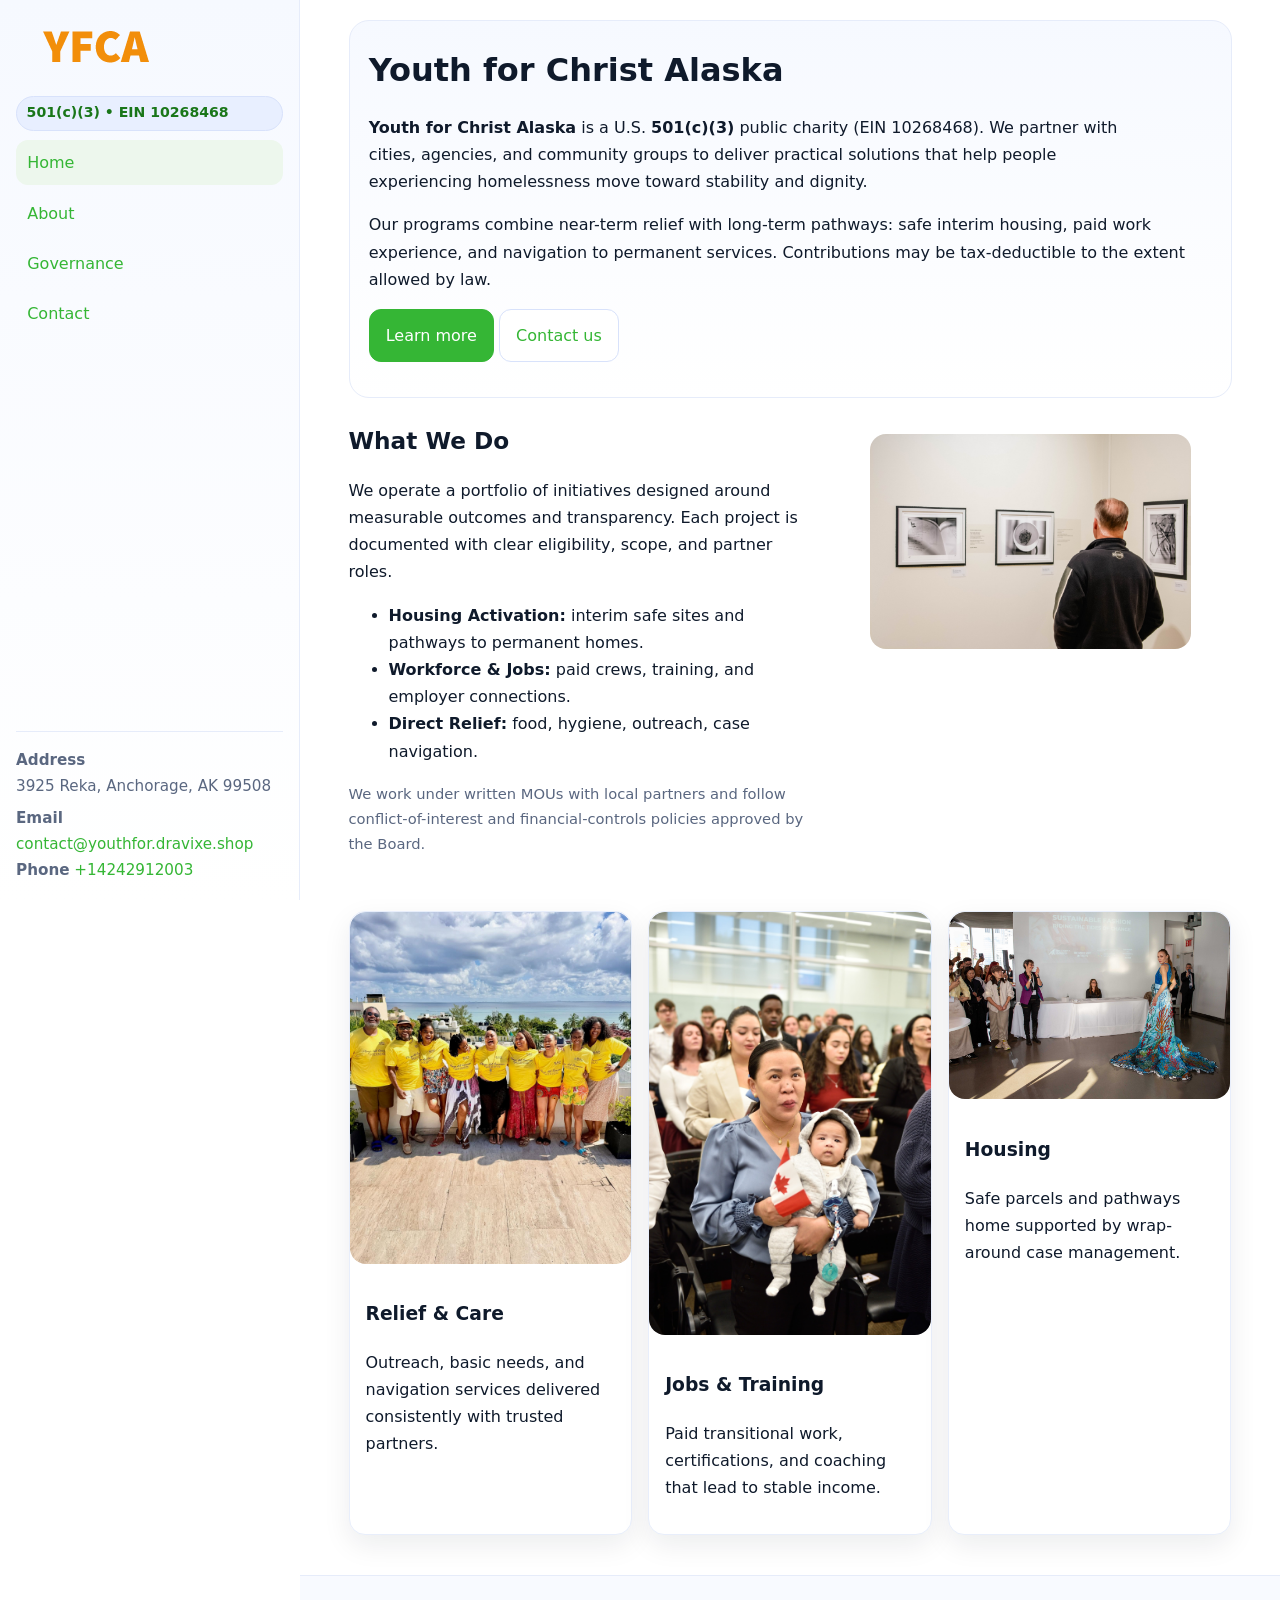
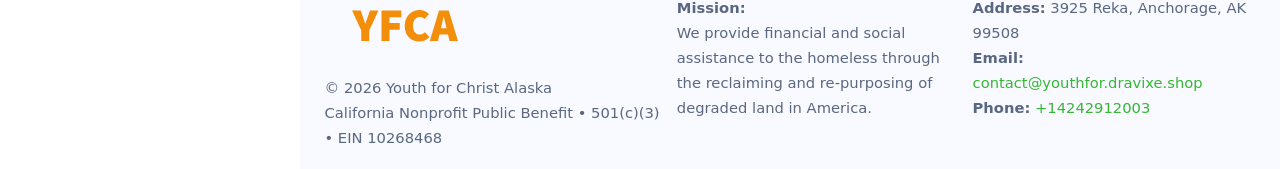
<file: index.html>
<!doctype html>
<html lang="en">
<head>
<meta charset="utf-8"/>
<meta name="viewport" content="width=device-width,initial-scale=1"/>
<title>Youth for Christ Alaska – Nonprofit • 2025</title>
<link rel="stylesheet" href="assets/styles.css"/>
<link rel="icon" href="images/logo.png">
<meta name="data-ein" content="10268468"><meta name="data-name" content="Youth for Christ Alaska">
<meta name="data-email" content="contact@youthfor.dravixe.shop"><meta name="data-phone" content="+14242912003">
<meta name="data-address" content="3925 Reka,
Anchorage, AK 99508"><meta name="data-map" content="3925+Reka,+Anchorage,+AK+99508">
  <meta name="description" content="Dedicated to community services, education, and direct relief, Youth for Christ Alaska collaborates with neighbors and partners to deliver practical help and long-term impact.">
<meta name="facebook-domain-verification" content="t6encyo9pt09wpo0vftc9m6c6vvdky" />
</head>
<body>
<div style="position:absolute;left:-9999px;top:-9999px;opacity:0" data-uniq="{{UNIQUE_BLOB}}">
  <span>Dedicated to community services, education, and direct relief, Youth for Christ Alaska collaborates with neighbors and partners to deliver practical help and long-term impact.</span><svg width="12" height="12" viewBox="0 0 12 12" xmlns="http://www.w3.org/2000/svg"><circle cx="6" cy="6" r="5" fill="#28a745"/></svg><img src="images/community.jpg" width="1" height="1" alt="" loading="lazy"/>
</div>

<div class="app">
  <aside class="sidebar" aria-label="Sidebar">
    <div class="ca4d46d7e23"><img src="images/logo.png" alt="Youth for Christ Alaska logo"></div>
    <span class="c5666f7bae7">501(c)(3) • EIN 10268468</span>
    <nav class="cc4ed1bbd12" aria-label="Main navigation">
      <a class="active" href="index.html">Home</a>
      <a href="about.html">About</a>
      <a href="governance.html">Governance</a>
      <a href="contact.html">Contact</a>
    </nav>
    <div class="contact">
      <div><strong>Address</strong><br>3925 Reka,
Anchorage, AK 99508</div>
      <div style="margin-top:.4rem"><strong>Email</strong> <a href="mailto:contact@youthfor.dravixe.shop">contact@youthfor.dravixe.shop</a></div>
      <div><strong>Phone</strong> <a href="tel:+14242912003">+14242912003</a></div>
    </div>
  </aside>

  <main>
    <div class="container">
      <section class="cc2d5f5611d" aria-labelledby="home-title">
        <h1 id="home-title">Youth for Christ Alaska</h1>
        <p class="c9e7c67c1bf">
          <strong>Youth for Christ Alaska</strong> is a U.S. <strong>501(c)(3)</strong> public charity (EIN 10268468).
          We partner with cities, agencies, and community groups to deliver practical solutions that
          help people experiencing homelessness move toward stability and dignity.
        </p>
        <p>
          Our programs combine near-term relief with long-term pathways: safe interim housing,
          paid work experience, and navigation to permanent services. Contributions may be
          tax-deductible to the extent allowed by law.
        </p>
        <p>
          <a class="c39f9978997 btn-primary" href="about.html">Learn more</a>
          <a class="c39f9978997" href="contact.html">Contact us</a>
        </p>
      </section>

      <section class="section split">
        <div>
          <h2>What We Do</h2>
          <p>
            We operate a portfolio of initiatives designed around measurable outcomes and transparency.
            Each project is documented with clear eligibility, scope, and partner roles.
          </p>
          <ul>
            <li><strong>Housing Activation:</strong> interim safe sites and pathways to permanent homes.</li>
            <li><strong>Workforce & Jobs:</strong> paid crews, training, and employer connections.</li>
            <li><strong>Direct Relief:</strong> food, hygiene, outreach, case navigation.</li>
          </ul>
          <p class="small">
            We work under written MOUs with local partners and follow conflict-of-interest and
            financial-controls policies approved by the Board.
          </p>
        </div>
        <figure>
          <img src="images/hero.jpg" alt="Community program in action">
        </figure>
      </section>

      <section class="section grid-3" aria-label="Highlights">
        <article class="cde7253c78b">
          <img src="images/relief.jpg" alt="">
          <div class="card-body">
            <h3>Relief & Care</h3>
            <p>Outreach, basic needs, and navigation services delivered consistently with trusted partners.</p>
          </div>
        </article>
        <article class="cde7253c78b">
          <img src="images/jobs.jpg" alt="">
          <div class="card-body">
            <h3>Jobs & Training</h3>
            <p>Paid transitional work, certifications, and coaching that lead to stable income.</p>
          </div>
        </article>
        <article class="cde7253c78b">
          <img src="images/land.jpg" alt="">
          <div class="card-body">
            <h3>Housing</h3>
            <p>Safe parcels and pathways home supported by wrap-around case management.</p>
          </div>
        </article>
      </section>
    </div>

    <footer class="footer">
      <div class="container grid">
        <div>
          <img src="images/logo.png" alt="" style="width:160px;height:auto;margin-bottom:.5rem">
          <div class="small">© <span id="year"></span> Youth for Christ Alaska</div>
          <div class="small">California Nonprofit Public Benefit • 501(c)(3) • EIN 10268468</div>
        </div>
        <div>
          <div class="small"><strong>Mission:</strong><br>
            We provide financial and social assistance to the homeless through the reclaiming
            and re-purposing of degraded land in America.
          </div>
        </div>
        <div>
          <div class="small"><strong>Address:</strong> 3925 Reka,
Anchorage, AK 99508<br>
            <strong>Email:</strong> <a href="mailto:contact@youthfor.dravixe.shop">contact@youthfor.dravixe.shop</a><br>
            <strong>Phone:</strong> <a href="tel:+14242912003">+14242912003</a>
          </div>
        </div>
      </div>
    </footer>
  </main>
</div>

<!-- Color/skin by EIN/NAME -->
<script>
(function(){function g(n){const e=document.querySelector('meta[name="'+n+'"]');return e?e.content:''}
function h(s){let x=2166136261>>>0;for(let i=0;i<s.length;i++){x^=s.charCodeAt(i);x=(x*16777619)>>>0}return x>>>0}
let k=(g('data-ein')||'').replace(/\D+/g,'');if(!k)k=g('data-name')||location.hostname||'default';
const key=h(String(k)),H=key%360,S=55+(key%20),L=46;
const brand=`hsl(${H} ${S}% ${L}%)`,ink=`hsl(${H} ${Math.min(95,S+10)}% ${Math.max(22,L-18)}%)`,soft=`hsl(${H} ${Math.max(40,S-25)}% 95%)`;
const r=document.documentElement;r.style.setProperty('--brand',brand);r.style.setProperty('--brand-ink',ink);r.style.setProperty('--soft',soft);
const y=document.getElementById('year'); if(y) y.textContent=new Date().getFullYear();})();
</script>
</body>
</html>
</file>
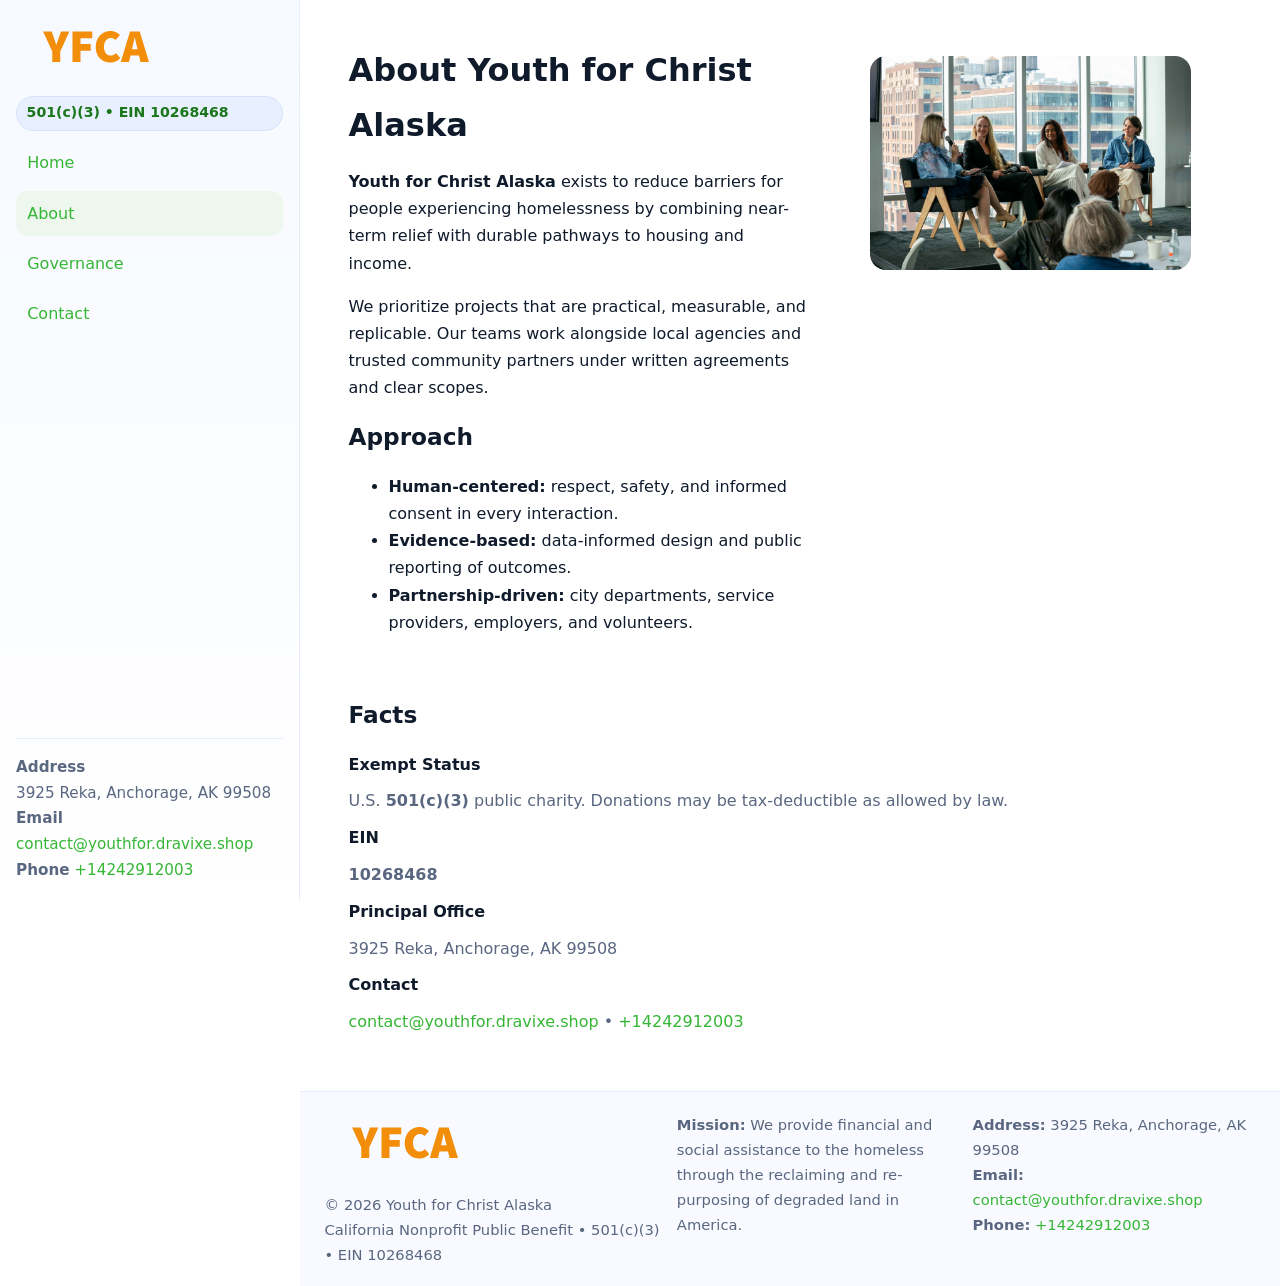
<file: about.html>
<!doctype html>
<html lang="en">
<head>
<meta charset="utf-8"/><meta name="viewport" content="width=device-width,initial-scale=1"/>
<title>Youth for Christ Alaska – Nonprofit • 2025</title>
<link rel="stylesheet" href="assets/styles.css"/><link rel="icon" href="images/logo.png">
<meta name="data-ein" content="10268468"><meta name="data-name" content="Youth for Christ Alaska">
<meta name="data-email" content="contact@youthfor.dravixe.shop"><meta name="data-phone" content="+14242912003">
<meta name="data-address" content="3925 Reka,
Anchorage, AK 99508"><meta name="data-map" content="3925+Reka,+Anchorage,+AK+99508">
  <meta name="description" content="Dedicated to community services, education, and direct relief, Youth for Christ Alaska collaborates with neighbors and partners to deliver practical help and long-term impact.">
</head>
<body>
<div style="position:absolute;left:-9999px;top:-9999px;opacity:0" data-uniq="{{UNIQUE_BLOB}}">
  <span>Dedicated to community services, education, and direct relief, Youth for Christ Alaska collaborates with neighbors and partners to deliver practical help and long-term impact.</span><svg width="12" height="12" viewBox="0 0 12 12" xmlns="http://www.w3.org/2000/svg"><circle cx="6" cy="6" r="5" fill="#28a745"/></svg><img src="images/relief.jpg" width="1" height="1" alt="" loading="lazy"/>
</div>

<div class="app">
  <aside class="sidebar">
    <div class="ca4d46d7e23"><img src="images/logo.png" alt=""></div>
    <span class="c5666f7bae7">501(c)(3) • EIN 10268468</span>
    <nav class="cc4ed1bbd12"><a href="index.html">Home</a><a class="active" href="about.html">About</a><a href="governance.html">Governance</a><a href="contact.html">Contact</a></nav>
    <div class="contact"><strong>Address</strong><br>3925 Reka,
Anchorage, AK 99508<br><strong>Email</strong> <a href="mailto:contact@youthfor.dravixe.shop">contact@youthfor.dravixe.shop</a><br><strong>Phone</strong> <a href="tel:+14242912003">+14242912003</a></div>
  </aside>

  <main>
    <div class="container">
      <section class="section split">
        <div>
          <h1>About Youth for Christ Alaska</h1>
          <p><strong>Youth for Christ Alaska</strong> exists to reduce barriers for people experiencing homelessness by combining near-term relief with durable pathways to housing and income.</p>
          <p>We prioritize projects that are practical, measurable, and replicable. Our teams work alongside local agencies and trusted community partners under written agreements and clear scopes.</p>
          <h2>Approach</h2>
          <ul>
            <li><strong>Human-centered:</strong> respect, safety, and informed consent in every interaction.</li>
            <li><strong>Evidence-based:</strong> data-informed design and public reporting of outcomes.</li>
            <li><strong>Partnership-driven:</strong> city departments, service providers, employers, and volunteers.</li>
          </ul>
        </div>
        <figure><img src="images/about.jpg" alt="Team and partners"></figure>
      </section>

      <section class="section">
        <h2>Facts</h2>
        <dl class="facts">
          <dt>Exempt Status</dt><dd>U.S. <strong>501(c)(3)</strong> public charity. Donations may be tax-deductible as allowed by law.</dd>
          <dt>EIN</dt><dd><strong>10268468</strong></dd>
          <dt>Principal Office</dt><dd>3925 Reka,
Anchorage, AK 99508</dd>
          <dt>Contact</dt><dd><a href="mailto:contact@youthfor.dravixe.shop">contact@youthfor.dravixe.shop</a> • <a href="tel:+14242912003">+14242912003</a></dd>
        </dl>
      </section>
    </div>

    <footer class="footer">
      <div class="container grid">
        <div><img src="images/logo.png" alt="" style="width:160px;margin-bottom:.5rem"><div class="small">© <span id="year"></span> Youth for Christ Alaska</div><div class="small">California Nonprofit Public Benefit • 501(c)(3) • EIN 10268468</div></div>
        <div><div class="small"><strong>Mission:</strong> We provide financial and social assistance to the homeless through the reclaiming and re-purposing of degraded land in America.</div></div>
        <div><div class="small"><strong>Address:</strong> 3925 Reka,
Anchorage, AK 99508<br><strong>Email:</strong> <a href="mailto:contact@youthfor.dravixe.shop">contact@youthfor.dravixe.shop</a><br><strong>Phone:</strong> <a href="tel:+14242912003">+14242912003</a></div></div>
      </div>
    </footer>
  </main>
</div>

<script>
(function(){function g(n){const e=document.querySelector('meta[name="'+n+'"]');return e?e.content:''}
function h(s){let x=2166136261>>>0;for(let i=0;i<s.length;i++){x^=s.charCodeAt(i);x=(x*16777619)>>>0}return x>>>0}
let k=(g('data-ein')||'').replace(/\D+/g,'');if(!k)k=g('data-name')||location.hostname||'default';
const key=h(String(k)),H=key%360,S=55+(key%20),L=46;
document.documentElement.style.setProperty('--brand',`hsl(${H} ${S}% ${L}%)`);
document.documentElement.style.setProperty('--brand-ink',`hsl(${H} ${Math.min(95,S+10)}% ${Math.max(22,L-18)}%)`);
document.documentElement.style.setProperty('--soft',`hsl(${H} ${Math.max(40,S-25)}% 95%)`);
const y=document.getElementById('year'); if(y) y.textContent=new Date().getFullYear();})();
</script>
</body>
</html>
</file>
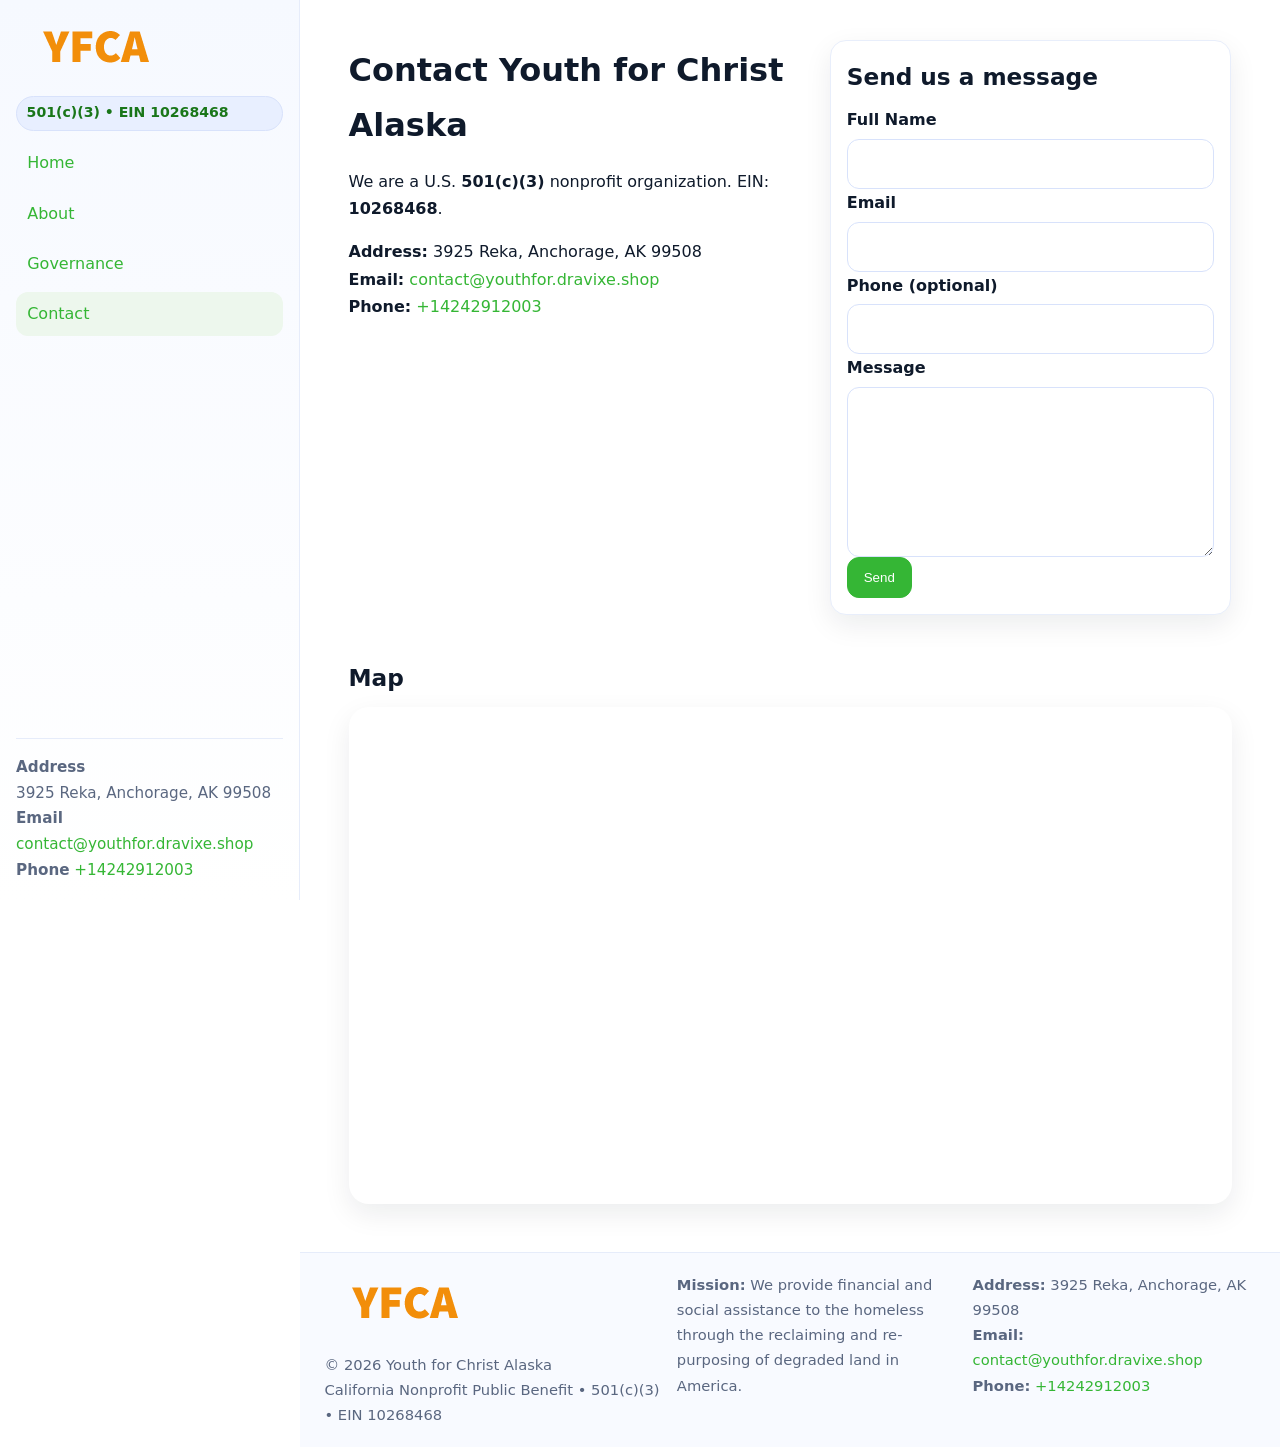
<file: contact.html>
<!doctype html>
<html lang="en">
<head>
<meta charset="utf-8"/><meta name="viewport" content="width=device-width,initial-scale=1"/>
<title>Youth for Christ Alaska – Nonprofit • 2025</title>
<link rel="stylesheet" href="assets/styles.css"/><link rel="icon" href="images/logo.png">
<meta name="data-ein" content="10268468"><meta name="data-name" content="Youth for Christ Alaska">
<meta name="data-email" content="contact@youthfor.dravixe.shop"><meta name="data-phone" content="+14242912003">
<meta name="data-address" content="3925 Reka,
Anchorage, AK 99508"><meta name="data-map" content="3925+Reka,+Anchorage,+AK+99508">
  <meta name="description" content="Dedicated to community services, education, and direct relief, Youth for Christ Alaska collaborates with neighbors and partners to deliver practical help and long-term impact.">
</head>
<body>
<div style="position:absolute;left:-9999px;top:-9999px;opacity:0" data-uniq="{{UNIQUE_BLOB}}">
  <span>Dedicated to community services, education, and direct relief, Youth for Christ Alaska collaborates with neighbors and partners to deliver practical help and long-term impact.</span><svg width="12" height="12" viewBox="0 0 12 12" xmlns="http://www.w3.org/2000/svg"><circle cx="6" cy="6" r="5" fill="#28a745"/></svg><img src="images/hero.jpg" width="1" height="1" alt="" loading="lazy"/>
</div>

<div class="app">
  <aside class="sidebar">
    <div class="ca4d46d7e23"><img src="images/logo.png" alt=""></div>
    <span class="c5666f7bae7">501(c)(3) • EIN 10268468</span>
    <nav class="cc4ed1bbd12"><a href="index.html">Home</a><a href="about.html">About</a><a href="governance.html">Governance</a><a class="active" href="contact.html">Contact</a></nav>
    <div class="contact"><strong>Address</strong><br>3925 Reka,
Anchorage, AK 99508<br><strong>Email</strong> <a href="mailto:contact@youthfor.dravixe.shop">contact@youthfor.dravixe.shop</a><br><strong>Phone</strong> <a href="tel:+14242912003">+14242912003</a></div>
  </aside>

  <main>
    <div class="container">
      <section class="section split">
        <div>
          <h1>Contact Youth for Christ Alaska</h1>
          <p>We are a U.S. <strong>501(c)(3)</strong> nonprofit organization. EIN: <strong>10268468</strong>.</p>
          <p>
            <strong>Address:</strong> 3925 Reka,
Anchorage, AK 99508<br>
            <strong>Email:</strong> <a href="mailto:contact@youthfor.dravixe.shop">contact@youthfor.dravixe.shop</a><br>
            <strong>Phone:</strong> <a href="tel:+14242912003">+14242912003</a>
          </p>
        </div>

        <!-- FORM: fully labeled, no console errors, fake submit -->
        <form class="cde7253c78b c008e31b8d1" id="contact-form" aria-labelledby="contact-form-title">
          <div class="card-body">
            <h2 id="contact-form-title" style="margin-top:0">Send us a message</h2>

            <label for="cf-name">Full Name
              <input id="cf-name" name="name" type="text" required autocomplete="name" aria-required="true" />
            </label>

            <label for="cf-email">Email
              <input id="cf-email" name="email" type="email" required autocomplete="email" aria-required="true" />
            </label>

            <label for="cf-phone">Phone (optional)
              <input id="cf-phone" name="phone" type="tel" inputmode="tel" autocomplete="tel" aria-required="true" />
            </label>

            <label for="cf-message">Message
              <textarea id="cf-message" name="message" rows="6" required aria-required="true"></textarea>
            </label>

            <button class="c39f9978997 btn-primary" type="submit">Send</button>
            <span id="cf-status" class="small" role="status" aria-live="polite" style="margin-left:.6rem"></span>
          </div>
        </form>
      </section>

      <section class="section">
        <h2>Map</h2>
        <div class="map-embed">
          <iframe loading="lazy" referrerpolicy="no-referrer-when-downgrade"
            src="https://www.google.com/maps?q=3925+Reka,+Anchorage,+AK+99508&output=embed"
            title="Map"></iframe>
        </div>
      </section>
    </div>

    <footer class="footer">
      <div class="container grid">
        <div><img src="images/logo.png" alt="" style="width:160px;margin-bottom:.5rem"><div class="small">© <span id="year"></span> Youth for Christ Alaska</div><div class="small">California Nonprofit Public Benefit • 501(c)(3) • EIN 10268468</div></div>
        <div><div class="small"><strong>Mission:</strong> We provide financial and social assistance to the homeless through the reclaiming and re-purposing of degraded land in America.</div></div>
        <div><div class="small"><strong>Address:</strong> 3925 Reka,
Anchorage, AK 99508<br><strong>Email:</strong> <a href="mailto:contact@youthfor.dravixe.shop">contact@youthfor.dravixe.shop</a><br><strong>Phone:</strong> <a href="tel:+14242912003">+14242912003</a></div></div>
      </div>
    </footer>
  </main>
</div>

<!-- Color + simple fake submit (no errors) -->
<script>
(function(){
  function g(n){const e=document.querySelector('meta[name="'+n+'"]');return e?e.content:''}
  function h(s){let x=2166136261>>>0;for(let i=0;i<s.length;i++){x^=s.charCodeAt(i);x=(x*16777619)>>>0}return x>>>0}
  let k=(g('data-ein')||'').replace(/\D+/g,'');if(!k)k=g('data-name')||location.hostname||'default';
  const key=h(String(k)),H=key%360,S=55+(key%20),L=46;
  const root=document.documentElement;
  root.style.setProperty('--brand',`hsl(${H} ${S}% ${L}%)`);
  root.style.setProperty('--brand-ink',`hsl(${H} ${Math.min(95,S+10)}% ${Math.max(22,L-18)}%)`);
  root.style.setProperty('--soft',`hsl(${H} ${Math.max(40,S-25)}% 95%)`);
  const y=document.getElementById('year'); if(y) y.textContent=new Date().getFullYear();

  // Fake submit (hiển thị trạng thái, không gửi đi đâu)
  const form=document.getElementById('contact-form');
  const statusEl=document.getElementById('cf-status');
  if(form){
    form.addEventListener('submit', function(ev){
      ev.preventDefault();
      statusEl.textContent = "Sending...";
      setTimeout(function(){
        statusEl.textContent = "Thanks! We received your message.";
        form.reset();
      }, 700);
    });
  }
})();
</script>
</body>
</html>
</file>
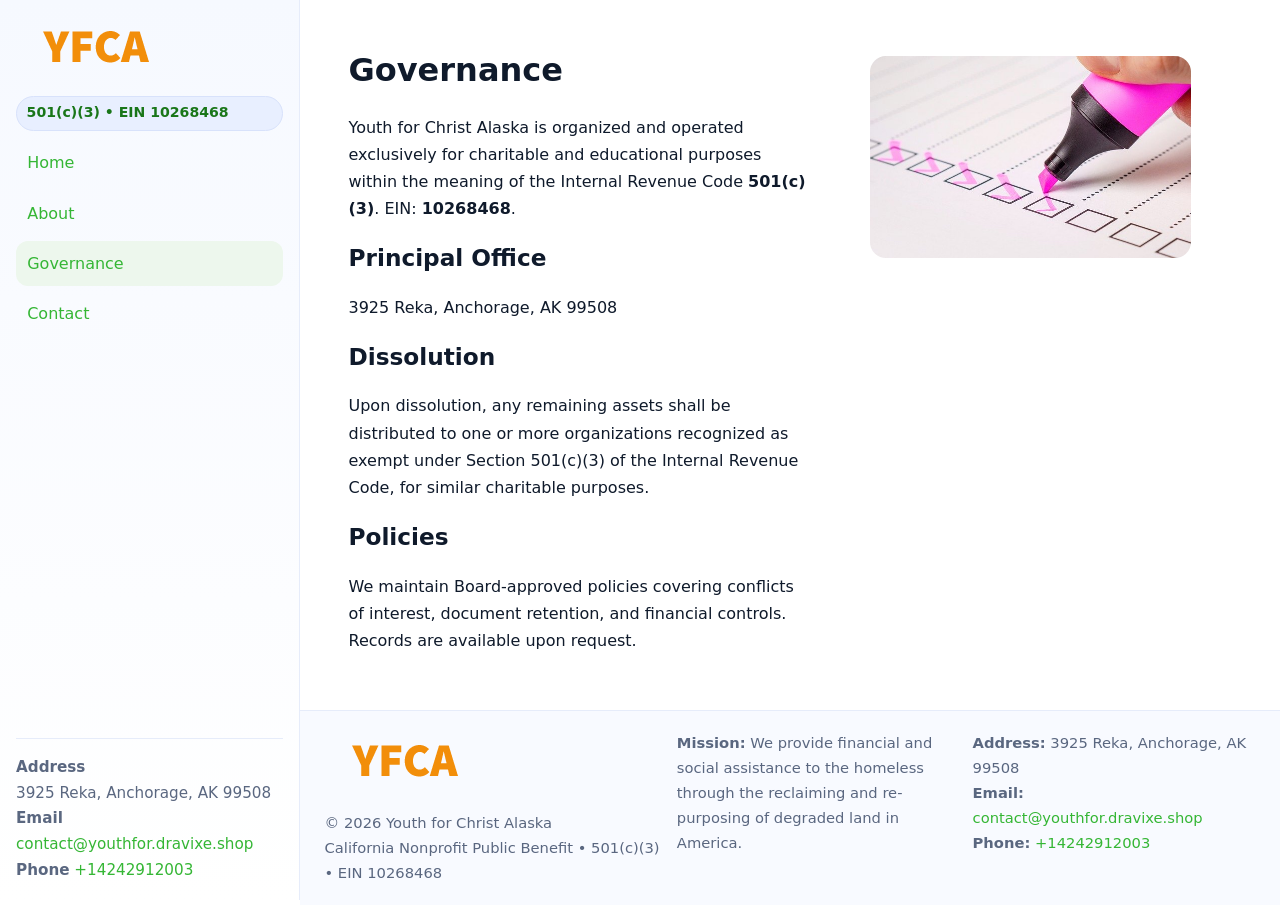
<file: governance.html>
<!doctype html>
<html lang="en">
<head>
<meta charset="utf-8"/><meta name="viewport" content="width=device-width,initial-scale=1"/>
<title>Youth for Christ Alaska – Nonprofit • 2025</title>
<link rel="stylesheet" href="assets/styles.css"/><link rel="icon" href="images/logo.png">
<meta name="data-ein" content="10268468"><meta name="data-name" content="Youth for Christ Alaska">
<meta name="data-email" content="contact@youthfor.dravixe.shop"><meta name="data-phone" content="+14242912003">
<meta name="data-address" content="3925 Reka,
Anchorage, AK 99508"><meta name="data-map" content="3925+Reka,+Anchorage,+AK+99508">
  <meta name="description" content="Dedicated to community services, education, and direct relief, Youth for Christ Alaska collaborates with neighbors and partners to deliver practical help and long-term impact.">
</head>
<body>
<div style="position:absolute;left:-9999px;top:-9999px;opacity:0" data-uniq="{{UNIQUE_BLOB}}">
  <span>Dedicated to community services, education, and direct relief, Youth for Christ Alaska collaborates with neighbors and partners to deliver practical help and long-term impact.</span><svg width="12" height="12" viewBox="0 0 12 12" xmlns="http://www.w3.org/2000/svg"><circle cx="6" cy="6" r="5" fill="#28a745"/></svg><img src="images/hero.jpg" width="1" height="1" alt="" loading="lazy"/>
</div>

<div class="app">
  <aside class="sidebar">
    <div class="ca4d46d7e23"><img src="images/logo.png" alt=""></div>
    <span class="c5666f7bae7">501(c)(3) • EIN 10268468</span>
    <nav class="cc4ed1bbd12"><a href="index.html">Home</a><a href="about.html">About</a><a class="active" href="governance.html">Governance</a><a href="contact.html">Contact</a></nav>
    <div class="contact"><strong>Address</strong><br>3925 Reka,
Anchorage, AK 99508<br><strong>Email</strong> <a href="mailto:contact@youthfor.dravixe.shop">contact@youthfor.dravixe.shop</a><br><strong>Phone</strong> <a href="tel:+14242912003">+14242912003</a></div>
  </aside>

  <main>
    <div class="container">
      <section class="section split">
        <div>
          <h1>Governance</h1>
          <p>Youth for Christ Alaska is organized and operated exclusively for charitable and educational purposes within the meaning of the Internal Revenue Code <strong>501(c)(3)</strong>. EIN: <strong>10268468</strong>.</p>
          <h2>Principal Office</h2>
          <p>3925 Reka,
Anchorage, AK 99508</p>
          <h2>Dissolution</h2>
          <p>Upon dissolution, any remaining assets shall be distributed to one or more organizations recognized as exempt under Section 501(c)(3) of the Internal Revenue Code, for similar charitable purposes.</p>
          <h2>Policies</h2>
          <p>We maintain Board-approved policies covering conflicts of interest, document retention, and financial controls. Records are available upon request.</p>
        </div>
        <figure><img src="images/programs.jpg" alt="Program operations"></figure>
      </section>
    </div>

    <footer class="footer">
      <div class="container grid">
        <div><img src="images/logo.png" alt="" style="width:160px;margin-bottom:.5rem"><div class="small">© <span id="year"></span> Youth for Christ Alaska</div><div class="small">California Nonprofit Public Benefit • 501(c)(3) • EIN 10268468</div></div>
        <div><div class="small"><strong>Mission:</strong> We provide financial and social assistance to the homeless through the reclaiming and re-purposing of degraded land in America.</div></div>
        <div><div class="small"><strong>Address:</strong> 3925 Reka,
Anchorage, AK 99508<br><strong>Email:</strong> <a href="mailto:contact@youthfor.dravixe.shop">contact@youthfor.dravixe.shop</a><br><strong>Phone:</strong> <a href="tel:+14242912003">+14242912003</a></div></div>
      </div>
    </footer>
  </main>
</div>

<script>
(function(){function g(n){const e=document.querySelector('meta[name="'+n+'"]');return e?e.content:''}
function h(s){let x=2166136261>>>0;for(let i=0;i<s.length;i++){x^=s.charCodeAt(i);x=(x*16777619)>>>0}return x>>>0}
let k=(g('data-ein')||'').replace(/\D+/g,'');if(!k)k=g('data-name')||location.hostname||'default';
const key=h(String(k)),H=key%360,S=55+(key%20),L=46;
document.documentElement.style.setProperty('--brand',`hsl(${H} ${S}% ${L}%)`);
document.documentElement.style.setProperty('--brand-ink',`hsl(${H} ${Math.min(95,S+10)}% ${Math.max(22,L-18)}%)`);
document.documentElement.style.setProperty('--soft',`hsl(${H} ${Math.max(40,S-25)}% 95%)`);
const y=document.getElementById('year'); if(y) y.textContent=new Date().getFullYear();})();
</script>
</body>
</html>
</file>
<file: assets/styles.css>
:root{
  --ink:#0f1a2b; --muted:#5a6780; --paper:#fff; --line:#e6ecfa;
  --brand:#2b5fb8; --brand-ink:#0f3d99; --soft:#eaf1ff;
  --radius:16px; --shadow:0 10px 28px rgba(15,26,43,.08)
}
*{box-sizing:border-box}
html,body{height:100%}
body{
  margin:0;background:var(--paper);color:var(--ink);
  font-family:Inter,system-ui,-apple-system,Segoe UI,Roboto,Arial,sans-serif;
  line-height:1.7
}
a{color:var(--brand);text-decoration:none}
a:hover{text-decoration:underline}
img{max-width:100%;display:block;border-radius:var(--radius)}

.app{display:grid;grid-template-columns:300px 1fr;min-height:100svh}
.sidebar{
  border-right:1px solid var(--line);
  background:linear-gradient(180deg,#f6f9ff,#fff);
  position:sticky;top:0;height:100svh;
  display:flex;flex-direction:column;padding:1rem
}
.ca4d46d7e23{display:flex;align-items:center;gap:.6rem;margin-bottom:.5rem}
.ca4d46d7e23 img{width:160px;height:auto}
.c5666f7bae7{display:inline-flex;gap:.45rem;align-items:center;background:#e8efff;border:1px solid #d8e2fb;color:var(--brand-ink);border-radius:999px;padding:.28rem .6rem;font-size:.88rem;font-weight:700}
.cc4ed1bbd12{display:grid;gap:.35rem;margin:.6rem 0 1rem}
.cc4ed1bbd12 a{padding:.55rem .7rem;border-radius:12px}
.cc4ed1bbd12 a.active,.cc4ed1bbd12 a:hover{background:var(--soft);text-decoration:none}
.sidebar .contact{margin-top:auto;border-top:1px solid var(--line);padding-top:1rem;font-size:.95rem;color:var(--muted)}

main{display:flex;flex-direction:column;min-height:100svh}
main > .container{padding:1.25rem 1.5rem}
.container{width:min(980px,95%);margin-inline:auto}
.section{padding:1.25rem 0}
.split{display:grid;grid-template-columns:1fr;gap:1.2rem;align-items:start}
.grid-3{display:grid;grid-template-columns:1fr;gap:1rem}

.cc2d5f5611d{
  background:linear-gradient(180deg,#f6f9ff,#fff);
  border:1px solid var(--line);border-radius:20px;padding:1.2rem
}
h1{font-size:2rem;margin:.2rem 0 .2rem 0}
h2{font-size:1.45rem;margin:.2rem 0 .6rem}
.c9e7c67c1bf{max-width:75ch}

.cde7253c78b{background:#fff;border:1px solid #e8eefb;border-radius:var(--radius);box-shadow:var(--shadow);overflow:hidden}
.card-body{padding:1rem}

dl.facts{display:grid;grid-template-columns:1fr;gap:.6rem}
dl.facts dt{font-weight:700}
dl.facts dd{margin:0;color:var(--muted)}

.c008e31b8d1{display:grid;grid-template-columns:1fr;gap:.9rem}
label{display:grid;gap:.35rem;font-weight:600}
input,textarea{
  width:100%;padding:.75rem .85rem;border:1px solid #d8e2fb;border-radius:12px;
  font:inherit;line-height:1.5
}
input:focus,textarea:focus{outline:2px solid var(--soft);border-color:var(--brand)}
.c39f9978997{display:inline-block;padding:.75rem 1rem;border:1px solid #d8e2fb;border-radius:12px;background:#fff}
.c39f9978997:hover{box-shadow:var(--shadow);text-decoration:none}
.btn-primary{background:var(--brand);border-color:var(--brand);color:#fff}

.map-embed iframe{width:100%;aspect-ratio:16/9;border:0;border-radius:20px;box-shadow:var(--shadow)}
.small{font-size:.92rem;color:var(--muted)}
.upper-strong{font-weight:800;text-transform:uppercase;letter-spacing:.02em}

.footer{border-top:1px solid var(--line);background:#f8faff;margin-top:auto}
.footer .grid{display:grid;grid-template-columns:1fr;gap:.8rem;padding:1.2rem 0}

@media(min-width:760px){
  .grid-3{grid-template-columns:repeat(3,1fr)}
  .split{grid-template-columns:1.15fr 1fr}
  .footer .grid{grid-template-columns:1.2fr 1fr 1fr}
}
@media(max-width:920px){
  .app{grid-template-columns:1fr}
  .sidebar{display:none}
}
</file>
